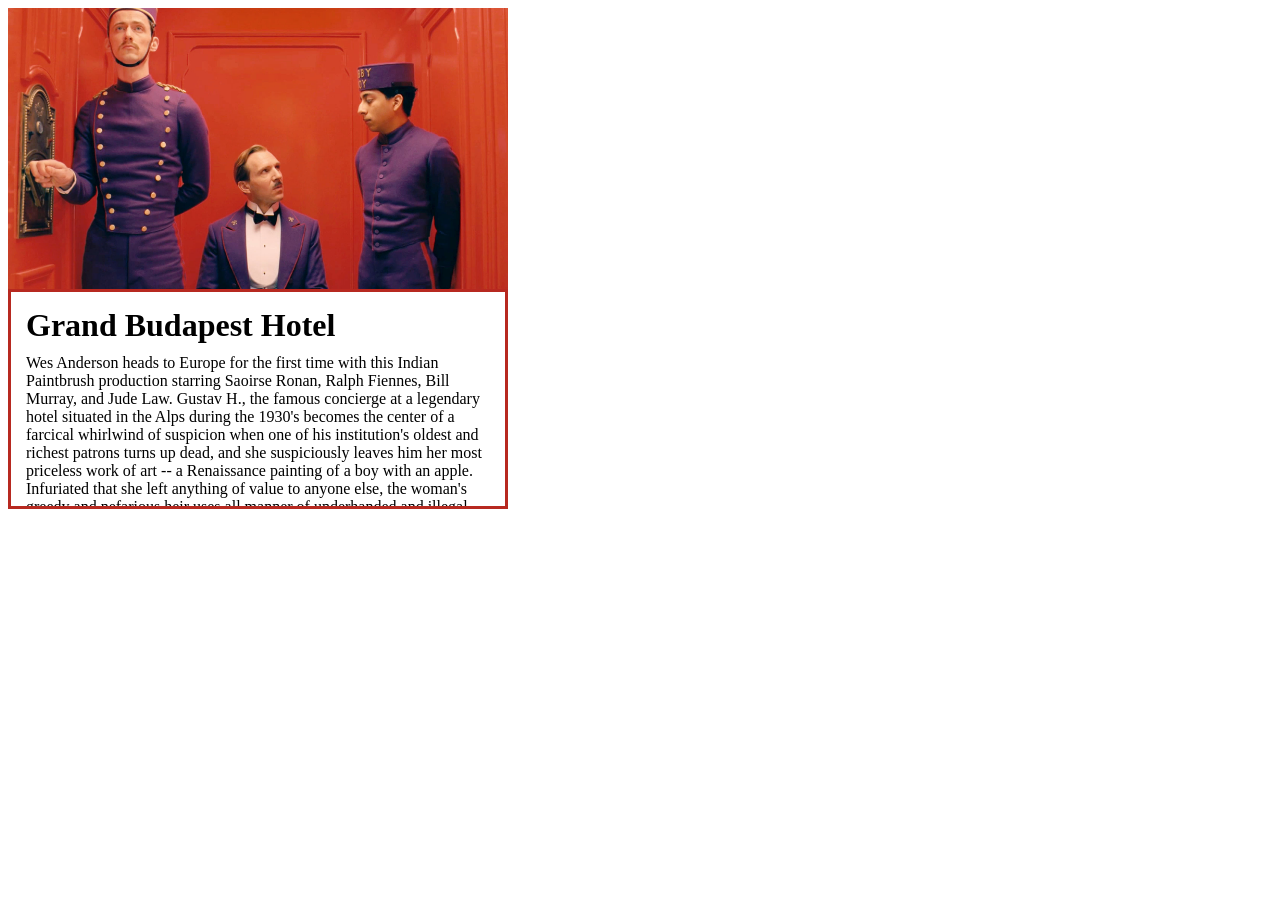
<file: Project/Budapest_Hotel/index.html>
<!DOCTYPE html>
<html>
<head>
  <title>Overflow</title>
  <meta charset="utf-8">
  <link rel="stylesheet" href="css/styles.css">
</head>
    
<body>
  <div class="container">
    <img src="images/grand_budapest_hotel.jpg">
    <div class="info">
      <h1>Grand Budapest Hotel</h1>
      <p>Wes Anderson heads to Europe for the first time with this Indian Paintbrush production starring Saoirse Ronan, Ralph Fiennes, Bill Murray, and Jude Law. Gustav H., the famous concierge at a legendary hotel situated in the Alps during the 1930's becomes the center of a farcical whirlwind of suspicion when one of his institution's oldest and richest patrons turns up dead, and she suspiciously leaves him her most priceless work of art -- a Renaissance painting of a boy with an apple. Infuriated that she left anything of value to anyone else, the woman's greedy and nefarious heir uses all manner of underhanded and illegal tactics to pin her death on Gustav and to silence anyone who questions his objective of inheriting every penny of her estate, leaving Gustav's trusted lobby boy Zero to clear Gustav's name and prove that the grand lady's killer is none other than her own son. ~ Jeremy Wheeler, Rovi</p>
    </div>
  </div>
</body>
</html>
</file>
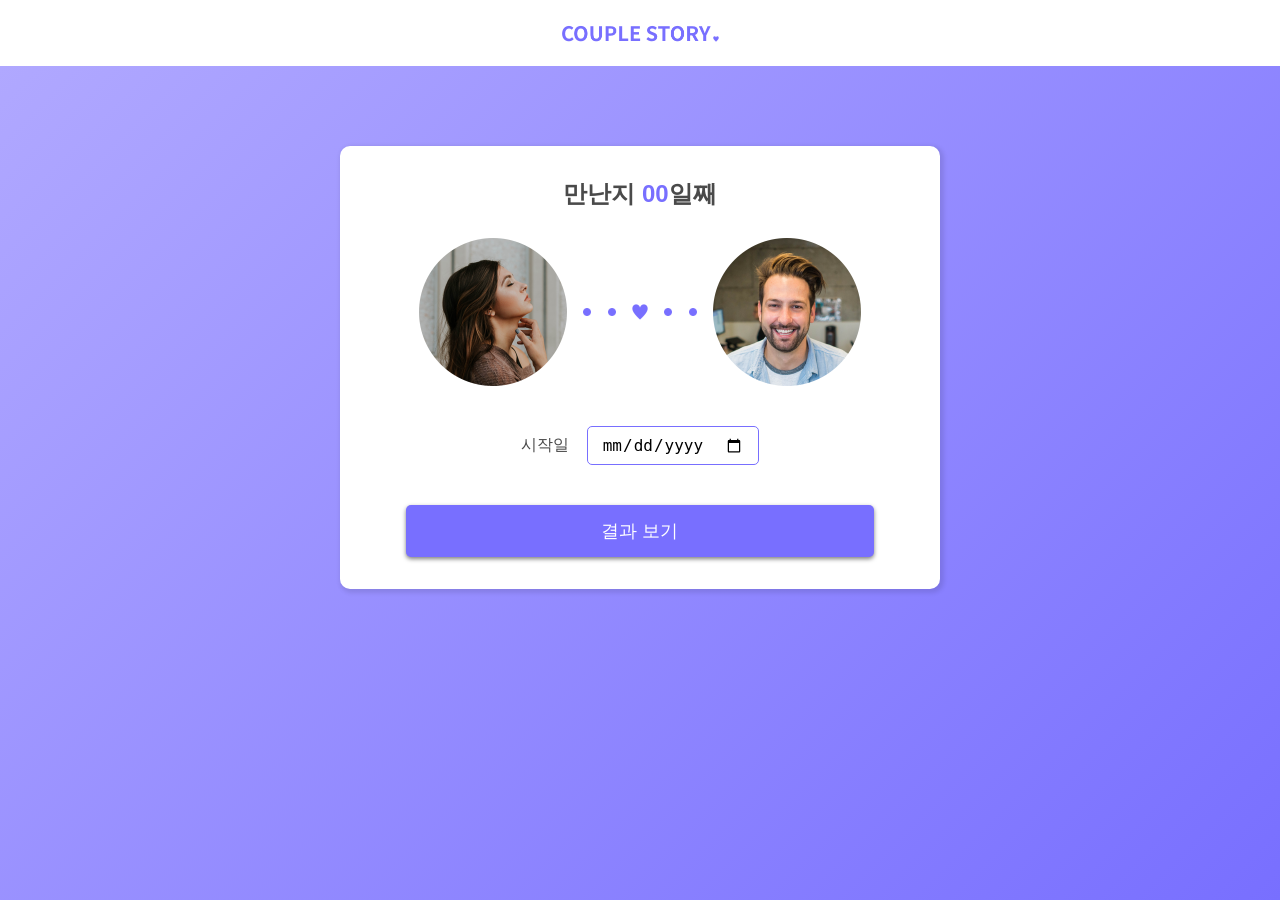
<file: Project/D_Day/index.html>
<!DOCTYPE html>
<html>
  <head>
    <title>Couple Story</title>
    <meta charset="utf-8" />
    <link href="css/styles.css" rel="stylesheet" />
  </head>

  <body>
    <div class="navbar">
      <img id="logo" src="images/logo.png" width="157">
    </div>

    <div class="main">
      <div class="container">
        <!-- 만난지 며칠? -->
        <h2>만난지 <span id="day-count">00</span>일째</h2>

        <div class="img-row">
          <img src="images/female.png" width="148">
          <img src="images/dot.png" width="8">
          <img src="images/dot.png" width="8">
          <img src="images/heart.png" width="16">
          <img src="images/dot.png" width="8">
          <img src="images/dot.png" width="8">
          <img src="images/male.png" width="148">
        </div>

        <!-- 만나기 시작한 날짜 -->
        <div class="date-row">
          <label for="start">시작일</label>
          <input type="date" name="start" id="start">
        </div>

        <!-- 며칠됐는지 계산하기! -->
        <button id="calculate">결과 보기</button>
      </div>
    </div>

    <script
      src="https://code.jquery.com/jquery-3.2.1.min.js"
      integrity="sha256-hwg4gsxgFZhOsEEamdOYGBf13FyQuiTwlAQgxVSNgt4="
      crossorigin="anonymous"></script>
    <script>
      // 코드를 입력하세요!
      $('#calculate').on('click', calculateDate);
      
      function calculateDate() {
        var nowDate = new Date();
        var startDate = new Date($('#start').val()); 
        
        var diffDays = (nowDate.getTime() - startDate.getTime()) / 1000 / 60 / 60 / 24;
        $('#day-count').text(Math.floor(diffDays) + 1);
        if ($('#start').val() === '') {
          alert("날짜를 입력해주세요");
        }
      }
    </script>
  </body>
</html>
</file>
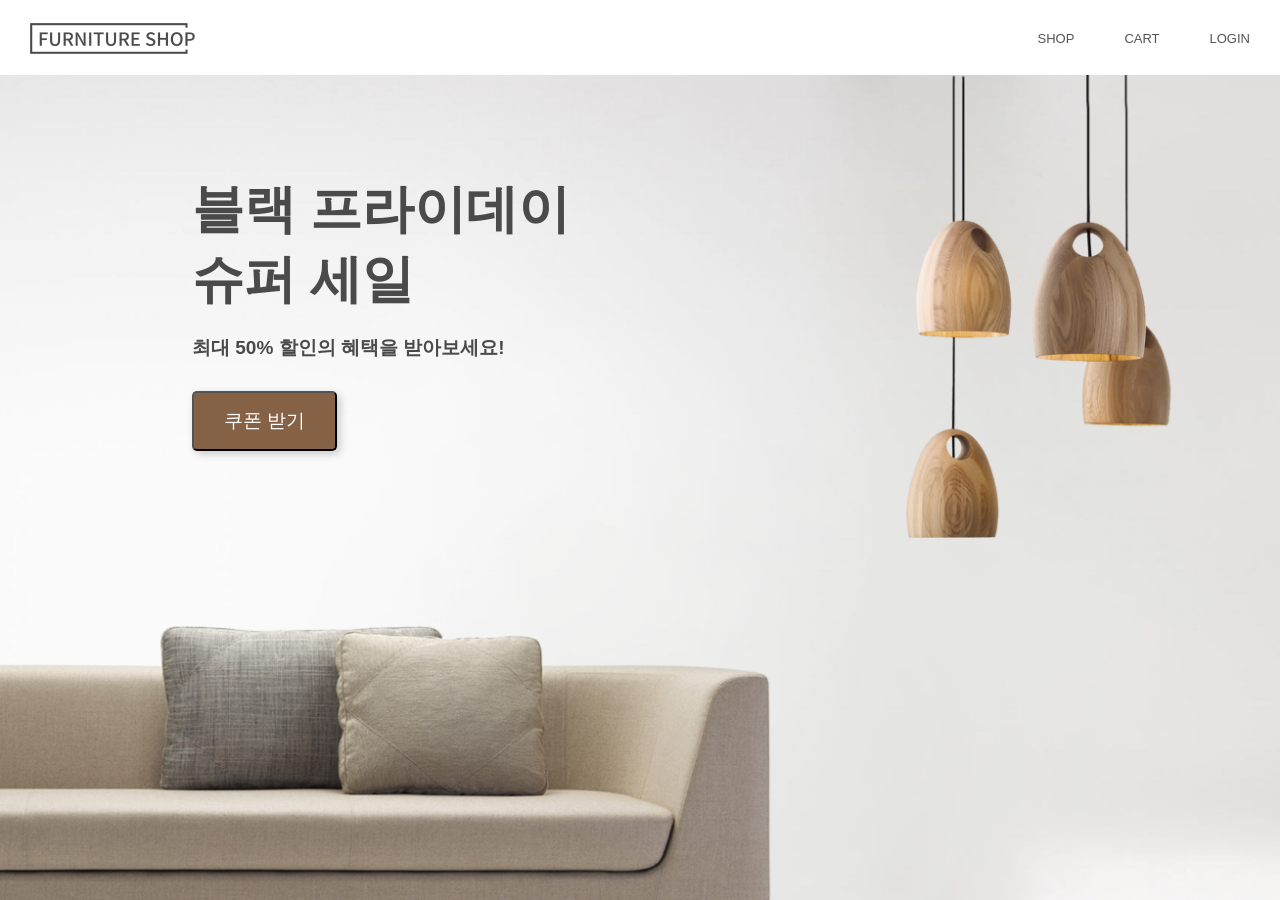
<file: Project/Furniture_Shop/index.html>
<!DOCTYPE html>
<html>
  <head>
    <title>Furniture Shop</title>
    <meta charset="utf-8" />
    <link href="css/styles.css" rel="stylesheet" />
  </head>

  <body>
    <div class="navbar">
      <a href="#" id="logo">
        <img src="images/logo.png" width="165">
      </a>

      <ul id="menu">
        <li><a href="#">SHOP</a></li>
        <li><a href="#">CART</a></li>
        <li><a href="#">LOGIN</a></li>
      </ul>
    </div>

    <div class="hero-header">
      <div class="info">
        <h1>블랙 프라이데이 슈퍼 세일</h1>
        <h2>최대 50% 할인의 혜택을 받아보세요!</h2>
        <button id="popup-trigger">쿠폰 받기</button>
      </div>
    </div>

    <div id="popup" role="alert">
      <div id="popup-container">
        <h3>다운 완료!</h3>
        <p>내 쿠폰함에서 확인하세요!</p>

        <button id="close-btn">확인</button>
      </div>
    </div>

    <script
      src="https://code.jquery.com/jquery-3.2.1.min.js"
      integrity="sha256-hwg4gsxgFZhOsEEamdOYGBf13FyQuiTwlAQgxVSNgt4="
      crossorigin="anonymous"></script>
    <script src="js/script.js"></script>
  </body>
</html>
</file>
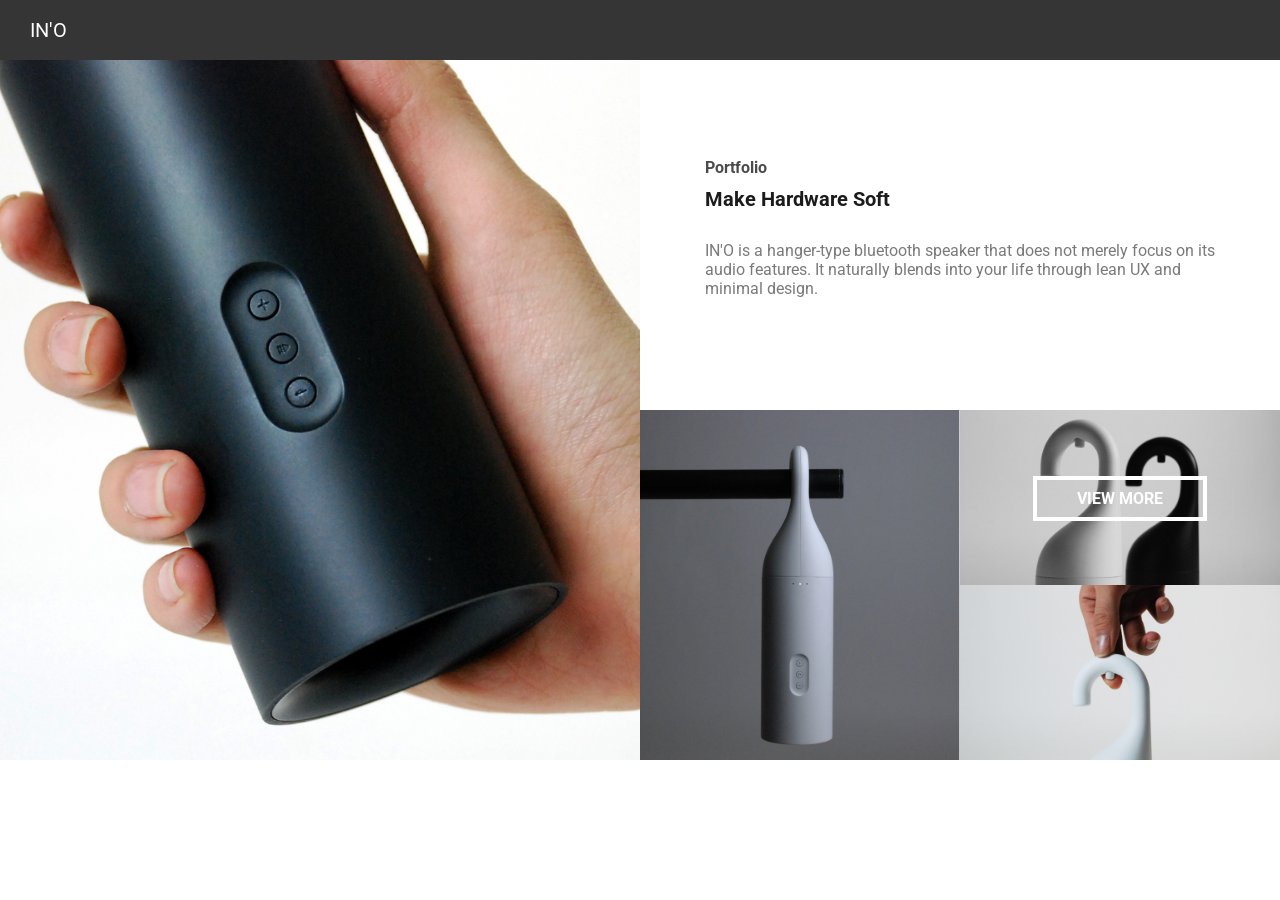
<file: Project/INO/index.html>
<!DOCTYPE html>
<html>

<head>
  <title>IN'O</title>
  <link rel="stylesheet" href="css/styles.css">
  <link href="https://fonts.googleapis.com/css?family=Roboto" rel="stylesheet">
</head>

<body>
  <div class="navbar col"><h1>IN'O</h1></div>
  <div class="main col"></div>
  <div class="info col">
    <div class="ads">
      <h1>Portfolio</h1>
      <h2>Make Hardware Soft</h2>
      <p>IN'O is a hanger-type bluetooth speaker that does not merely focus
        on its audio features. It naturally blends into your life through lean UX
        and minimal design.
      </p>
    </div>
  </div>
  <div class="img1 col"></div>
  <div class="img2 col"><h1>VIEW MORE</h1></div>
  <div class="img3 col"></div>
</body>

</html>
</file>
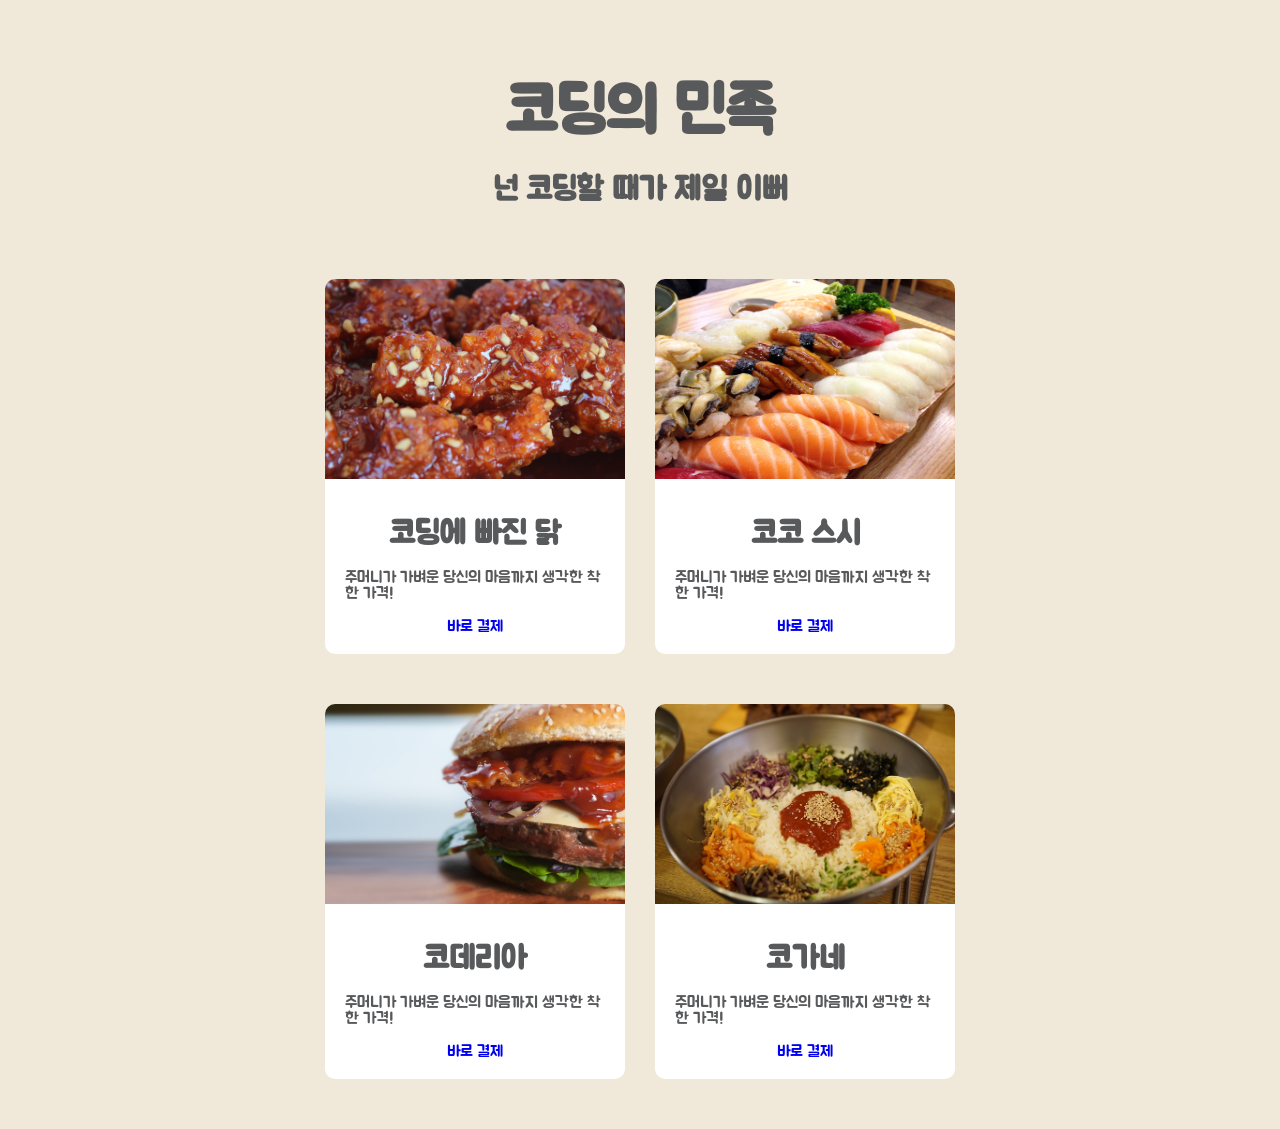
<file: Project/Nation_of_coding/index.html>
<!DOCTYPE html>
<html>
<head>
  <title>코딩의 민족</title>
  <meta charset="utf-8">
  <link rel="stylesheet" href="css/styles.css">
</head>
<body>
  <h1 class="font">코딩의 민족</h1>
  <h2 class="font">넌 코딩할 때가 제일 이뻐</h2>
  <div class="grid">
    <div class="food">
      <img src="./images/chicken.jpg" width="300" height="200">
      <div class="info">
        <h3 class="font">코딩에 빠진 닭</h3>
        <p class="font">주머니가 가벼운 당신의 마음까지 생각한 착한 가격!</p>
        <a class="button" href="#">바로 결제</a>
      </div>
    </div>
    <div class="food">
      <img src="./images/sushi.jpg" width="300" height="200">
      <div class="info">
        <h3 class="font">코코 스시</h3>
        <p class="font">주머니가 가벼운 당신의 마음까지 생각한 착한 가격!</p>
        <a class="button" href="#">바로 결제</a>
      </div>
    </div>
    <div class="clearfix"></div>
    <div class="food">
      <img src="./images/burger.jpg" width="300" height="200">
      <div class="info">
        <h3 class="font">코데리아</h3>
        <p class="font">주머니가 가벼운 당신의 마음까지 생각한 착한 가격!</p>
        <a class="button" href="#">바로 결제</a>
      </div>
    </div>
    <div class="food">
      <img src="./images/bibimbap.jpg" width="300" height="200">
      <div class="info">
        <h3 class="font">코가네</h3>
        <p class="font">주머니가 가벼운 당신의 마음까지 생각한 착한 가격!</p>
        <a class="button" href="#">바로 결제</a>
      </div>
    </div>
  </div>

</body>
</html>
</file>
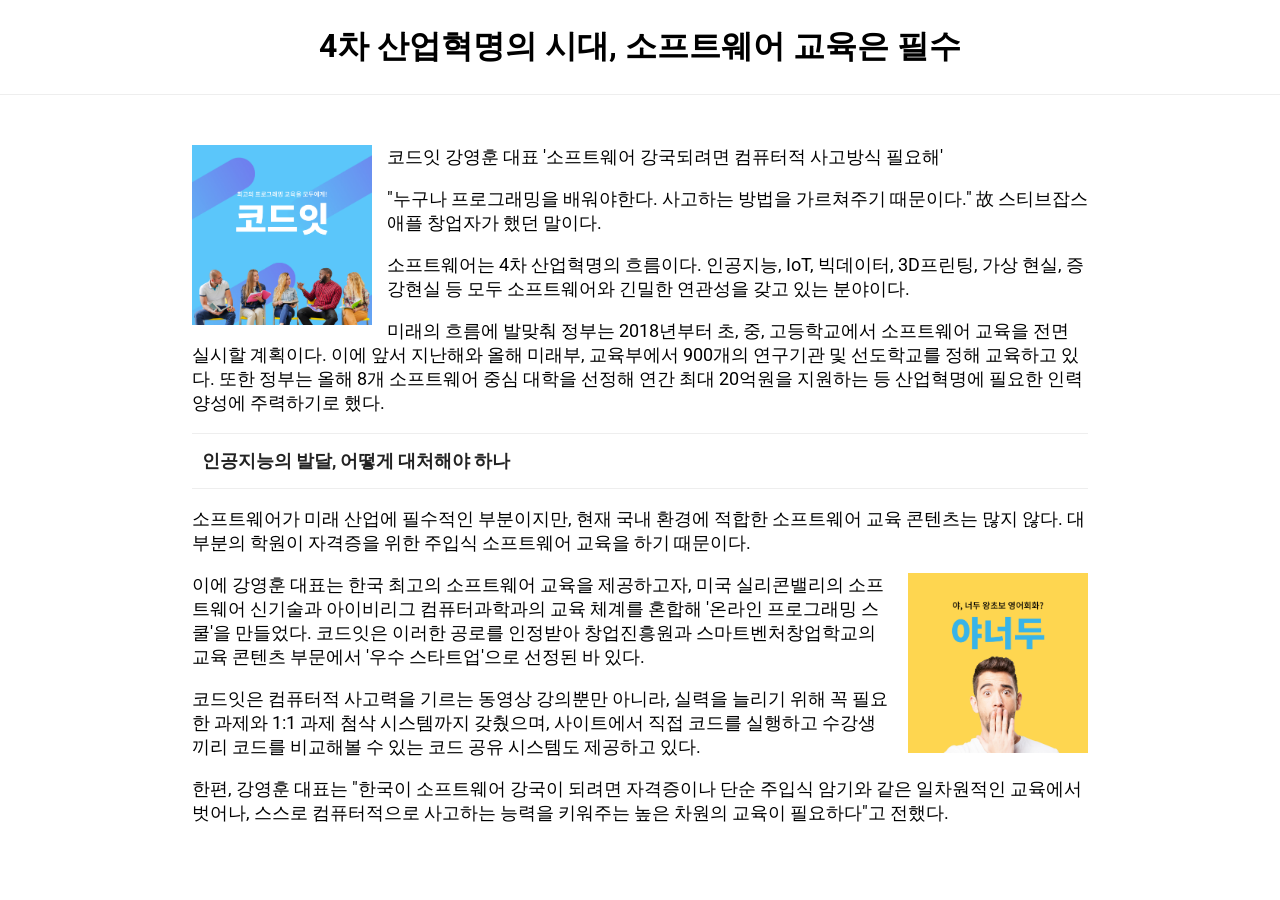
<file: Project/Newspaper_ads/index.html>
<!DOCTYPE html>
<html>

<head>
  <title>4차 산업혁명의 시대, 소프트웨어 교육은 필수</title>
  <meta charset="utf-8">
  <link rel="stylesheet" href="css/styles.css">
  <link href="https://fonts.googleapis.com/css?family=Roboto" rel="stylesheet">
</head>

<body>
  <h1 class="title">4차 산업혁명의 시대, 소프트웨어 교육은 필수</h1>
  <div class="content">
    <img id="codeit" src="./images/codeit.jpg" width="180">
    <p>코드잇 강영훈 대표 '소프트웨어 강국되려면 컴퓨터적 사고방식 필요해'</p>

    <p>"누구나 프로그래밍을 배워야한다. 사고하는 방법을 가르쳐주기 때문이다." 故 스티브잡스 애플 창업자가 했던 말이다.</p>

    <p>소프트웨어는 4차 산업혁명의 흐름이다. 인공지능, IoT, 빅데이터, 3D프린팅, 가상 현실, 증강현실 등 모두 소프트웨어와 긴밀한 연관성을 갖고 있는 분야이다.</p>

    <p>미래의 흐름에 발맞춰 정부는 2018년부터 초, 중, 고등학교에서 소프트웨어 교육을 전면 실시할 계획이다. 이에 앞서 지난해와 올해 미래부, 교육부에서 900개의 연구기관 및 선도학교를 정해 교육하고 있다. 또한 정부는 올해 8개 소프트웨어 중심 대학을 선정해 연간 최대 20억원을 지원하는 등 산업혁명에 필요한 인력 양성에 주력하기로 했다.</p>

    <div class="link">
      <a href="http://www.edaily.co.kr/news/NewsRead.edy?SCD=JE41&newsid=02587926612750928&DCD=A00504&OutLnkChk=Y" target="_blank">
        인공지능의 발달, 어떻게 대처해야 하나
      </a>
    </div>
    <p>소프트웨어가 미래 산업에 필수적인 부분이지만, 현재 국내 환경에 적합한 소프트웨어 교육 콘텐츠는 많지 않다. 대부분의 학원이 자격증을 위한 주입식 소프트웨어 교육을 하기 때문이다.</p>
    <img id="youtoo" src="./images/youtoo.jpg" width="180">
    <p>이에 강영훈 대표는 한국 최고의 소프트웨어 교육을 제공하고자, 미국 실리콘밸리의 소프트웨어 신기술과 아이비리그 컴퓨터과학과의 교육 체계를 혼합해 '온라인 프로그래밍 스쿨'을 만들었다. 코드잇은 이러한 공로를 인정받아 창업진흥원과 스마트벤처창업학교의 교육 콘텐츠 부문에서 '우수 스타트업'으로 선정된 바 있다.</p>

    <p>코드잇은 컴퓨터적 사고력을 기르는 동영상 강의뿐만 아니라, 실력을 늘리기 위해 꼭 필요한 과제와 1:1 과제 첨삭 시스템까지 갖췄으며, 사이트에서 직접 코드를 실행하고 수강생끼리 코드를 비교해볼 수 있는 코드 공유 시스템도 제공하고 있다.</p>

    <p>한편, 강영훈 대표는 "한국이 소프트웨어 강국이 되려면 자격증이나 단순 주입식 암기와 같은 일차원적인 교육에서 벗어나, 스스로 컴퓨터적으로 사고하는 능력을 키워주는 높은 차원의 교육이 필요하다"고 전했다.</p>
  </div>
</body>

</html>
</file>
<file: Project/Budapest_Hotel/css/styles.css>
* {
  box-sizing: border-box;
}

.container {
  width: 500px;
  height: 500px;
}

.info {
  height: 220px;
  border: 3px solid  #B72920;
  overflow: scroll;
  padding: 15px;
}

img {
  width: 100%;
  display: block;
}

h1 {
  margin: 0;
  margin-bottom: 10px;
}

p {
  margin: 0;
}
</file>
<file: Project/D_Day/css/styles.css>
* {
  box-sizing: border-box;
}

body {
  margin: 0;
  min-width: 992px;
  font-family: "Helvetica";
}

/* navigation bar */

.navbar {
  height: 66px;
  background-color: white;
  text-align: center;
  line-height: 66px;
}

#logo {
  vertical-align: middle;
}

/* main */

.main {
  background-image: linear-gradient(135deg, #B0A8FF 0%, #786FFF 100%);
  padding: 80px 0;
  min-height: calc(100vh - 66px);
}

.container {
  background: #FFFFFF;
  box-shadow: 2px 2px 4px 2px rgba(0,0,0,0.10);
  border-radius: 10px;
  width: 600px;
  margin: 0 auto;
  text-align: center;
  padding: 32px 66px;
}

.container h2 {
  font-size: 24px;
  color: #4A4A4A;
  margin: 0;
  margin-bottom: 28px;
}

.container h2 span {
  font-weight: 700;
  color: #786FFF;
}

.container .img-row {
  margin-bottom: 40px;
}

.container .img-row img {
  vertical-align: middle;
  margin: 0 6px;
}

.date-row {
  margin-bottom: 40px;
}

label[for=start] {
  font-size: 16px;
  color: #4A4A4A;
  line-height: 34.5px;
  vertical-align: middle;
  margin-right: 13px;
}

input[type=date] {
  border: 1px solid #786FFF;
  border-radius: 5px;
  padding: 8px 14px;
  vertical-align: middle;
  font-size: 16px;
}

#calculate {
  width: 100%;
  background: #786FFF;
  box-shadow: 0 2px 4px 0 rgba(0,0,0,0.50);
  border-radius: 5px;
  color: white;
  font-size: 18px;
  padding: 14px 0;
  border: none;
  cursor: pointer;
}
</file>
<file: Project/Furniture_Shop/css/styles.css>
* {
  box-sizing: border-box;
}

body {
  margin: 0;
  min-width: 992px;
  font-family: "Helvetica";
}

/* navbar */

.navbar {
  height: 75px;
  padding-left: 30px;
  padding-right: 30px;
}

.navbar #logo {
  line-height: 75px;
}

.navbar #logo img {
  vertical-align: middle;
}

.navbar #menu {
  float: right;
  list-style: none;
  padding: 0;
  margin: 0;
}

.navbar #menu li {
  float: left;
  margin-left: 50px;
  line-height: 75px;
}

.navbar #menu li a {
  color: #545454;
  font-size: 13px;
  text-decoration: none;
}

/* hero header */

.hero-header {
  height: calc(100vh - 75px);
  background-image: url("../images/hero_image.jpg");
  background-repeat: no-repeat;
  background-size: cover;
  background-position: center center;
  position: relative;
}

.info {
  width: 380px;
  position: absolute;
  left: 15%;
  top: 100px;
}

.info h1 {
  font-size: 52px;
  color: #4A4A4A;
  margin: 0;
  margin-bottom: 20px;
}

.info h2 {
  font-size: 19px;
  color: #4A4A4A;
  margin: 0;
  margin-bottom: 30px;
}

.info button {
  background: #856246;
  box-shadow: 3px 3px 8px 0 rgba(0,0,0,0.20);
  border-radius: 5px;
  padding: 15px 30px;
  color: white;
  font-size: 19px;
  cursor: pointer;
}

/* popup */

#popup {
  position: fixed;
  left: 0;
  top: 0;
  height: 100%;
  width: 100%;
  background-color: rgba(0,0,0,0.50);
  display: none;
}

#popup-container {
  position: relative;
  width: 90%;
  max-width: 400px;
  margin: 4em auto;
  background: #FFF;
  border-radius: .25em .25em .4em .4em;
  text-align: center;
  box-shadow: 0 0 20px rgba(0, 0, 0, 0.2);
  padding: 20px;
}

#popup-container h3 {
  font-size: 20px;
  color: #4A4A4A;
}

#popup-container p {
  font-size: 20px;
  color: #797979;
}

#popup-container button {
  background: #856246;
  border-radius: 100px;
  color: white;
  padding: 10px 68px;
  cursor: pointer;
  font-size: 16px;
}

#popup-container .cd-buttons:after {
  content: "";
  display: table;
  clear: both;
}

#popup-container .cd-buttons li {
  float: left;
  width: 50%;
  list-style: none;
}
</file>
<file: Project/INO/css/styles.css>
* {
  box-sizing: border-box;
}

body {
  margin: 0;
  font-family: 'Roboto', sans-serif;
}
h1, h2, h3 {
  margin: 0;
  padding: 0;
  font-weight: 400;
}
.col {
  float: left;
}
.navbar {
  background-color: #353535;
  height: 60px;
  width: 100%;
  line-height: 60px;
}
.main {
  background-image: url("../images/main_img.jpg");
  background-size: cover;
  background-position: center center;
  height: 350px;
  width: 100%;
}
.info {
  height: 320px;
  width: 100%;
  line-height: 320px;
}
.img1 {
  background-image: url("../images/img1.jpg");
  background-size: cover;
  background-position: center top;
  height: 385px;
  width: 100%;
}
.img2 {
  background-image: url("../images/img2.jpg");
  background-size: cover;
  background-position: center top;
  height: 200px;
  width: 100%;
  text-align: center;
  line-height: 200px;
}
.img3 {
  background-image: url("../images/img3.jpg");
  background-size: cover;
  background-position: center top;
  height: 200px;
  width: 100%;
}

.navbar h1 {
  font-size: 20px;
  color: white;
  padding-left: 30px;
  vertical-align: middle;
}
.info .ads {
  display: inline-block;
  vertical-align: middle;
  line-height: normal;
  padding-left: 30px;
  padding-right: 30px;
}

.ads h1 {
  font-size: 16px;
  margin-bottom: 10px;
  font-weight: 700;
  color: #4A4A4A;
}
.ads h2 {
  font-size: 20px;
  margin-bottom: 30px;
  font-weight: 700;
  color: #1B1B1B;
}
.ads p {
  font-size: 16px;
  color: #7A7A7A;
}
.img2 h1 {
  display: inline-block;
  border: 4px solid white;
  font-size: 16px;
  font-weight: 700;
  color: white;
  padding: 9px 40px;
  vertical-align: middle;
  line-height: normal;
}
@media (min-width: 768px){
  .navbar {
    height: 60px;
  }
  .main {
    height: 562px;
  }
  .info {
    height: 282px;
    line-height: 282px;
  }
  .info .ads {
    padding-left: 65px;
    padding-right: 65px;
  }
  .img1 {
    height: 360px;
    width: 50%;
  }
  .img2 {
    height: 180px;
    width: 50%;
    line-height: 180px;
  }
  .img3 {
    height: 180px;
    width: 50%;
  }
}
@media (min-width: 992px){
  .navbar {
    height: 60px;
    width: 100%;
  }
  .main {
    height: 700px;
    width: 50%;
  }
  .info {
    height: 350px;
    width: 50%;
    line-height: 350px;
  }
  .info .ads {
    padding-left: 65px;
    padding-right: 65px;
  }
  .img1 {
    height: 350px;
    width: 25%;
  }
  .img2 {
    height: 175px;
    width: 25%;
    line-height: 175px;
  }
  .img3 {
    height: 175px;
    width: 25%;
  }
}
</file>
<file: Project/Nation_of_coding/css/styles.css>
@font-face{
    src: url(../fonts/BMJUA_otf.otf);
    font-family: BmJua;
}
body {
    background-color: #F0E8D9;
}

.font {
    color: #58595B;
    font-family: BmJua;
}
.button {
    color: #0000EE;
    text-decoration: none;
    font-family: BmJua;
    font-size: 16px;
}
h1 {
    font-size: 64px;
    text-align: center;
    margin-top: 75px;
    margin-bottom: 30px;
    
}
h2 {
    font-size: 32px;
    text-align: center;
    margin-bottom: 75px;
}
h3 {
    font-size: 32px;
    margin-bottom: 20px;
}
p {
    text-align: left;
    font-size: 16px;
    margin-bottom: 16px;
}
.food {
    width: 300px;
    background-color: white;
    overflow: hidden;
    margin-bottom: 50px;
    margin-right: 15px;
    margin-left: 15px;
    border-radius: 10px;
    float: left;
}
.info {
    margin: 20px;
    text-align: center;
}
.grid {
    width: 660px;
    margin-left: auto;
    margin-right: auto;
}
.clearfix {
    clear: left;
}
</file>
<file: Project/Newspaper_ads/css/styles.css>
body {
  margin: 0;
  font-family: 'Roboto', sans-serif;
}

/* 제목 */
.title {
  text-align: center;
  border-bottom: 1px solid #eee;
  margin: 0;
  padding-top: 25px;
  padding-bottom: 25px;
}

/* 기사 본문 */
.content {
  font-size: 18px;
  width: 70%;
  max-width: 900px;
  margin: 50px auto;
}

/* 링크 */
.link {
  border-top: 1px solid #eee;
  border-bottom: 1px solid #eee;
  font-weight: bold;
  padding: 15px 10px;
}

.link a {
  color: #222;
  text-decoration: none;
}

/* 코드잇 광고 */
#codeit {
  float: left;
  margin-right: 15px;
  margin-bottom: 15px;
}

/* 야너두 광고 */
#youtoo {
  float: right;
  margin-left: 15px;
  margin-bottom: 15px;
}
</file>
